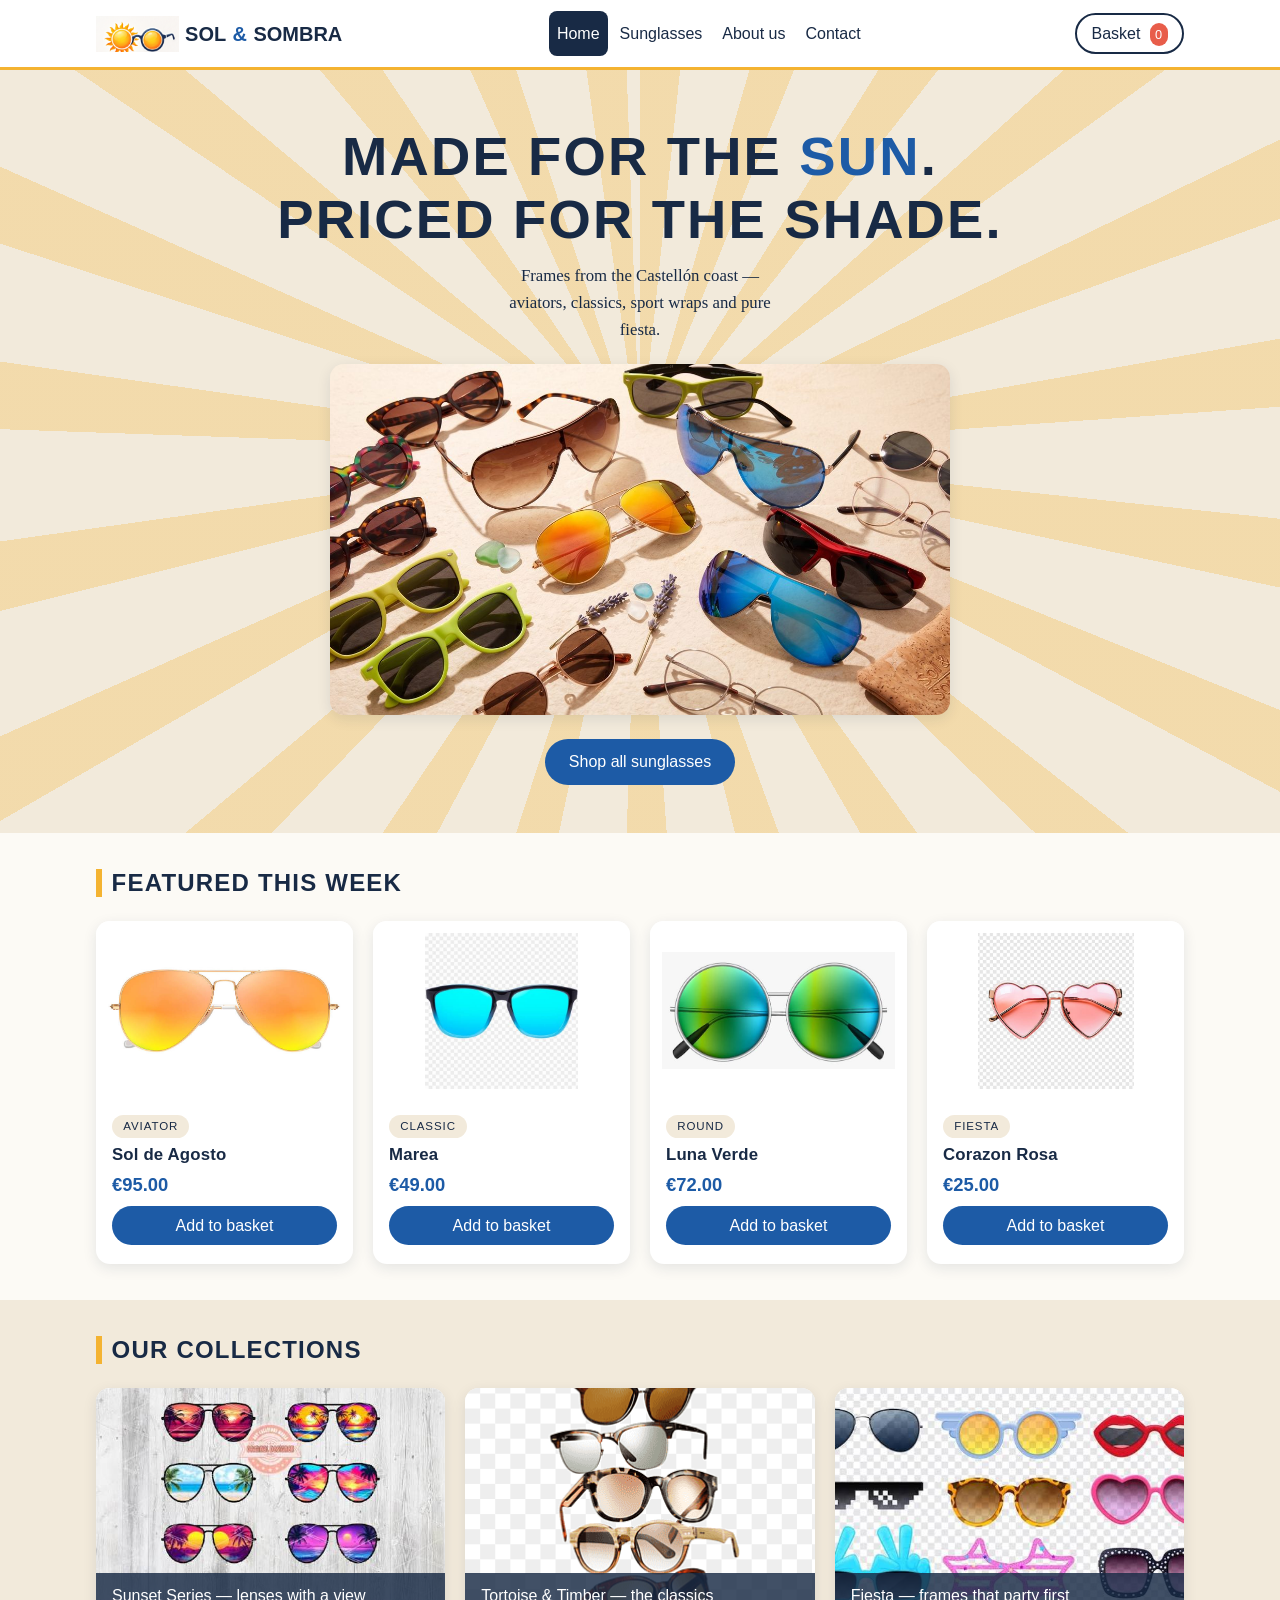
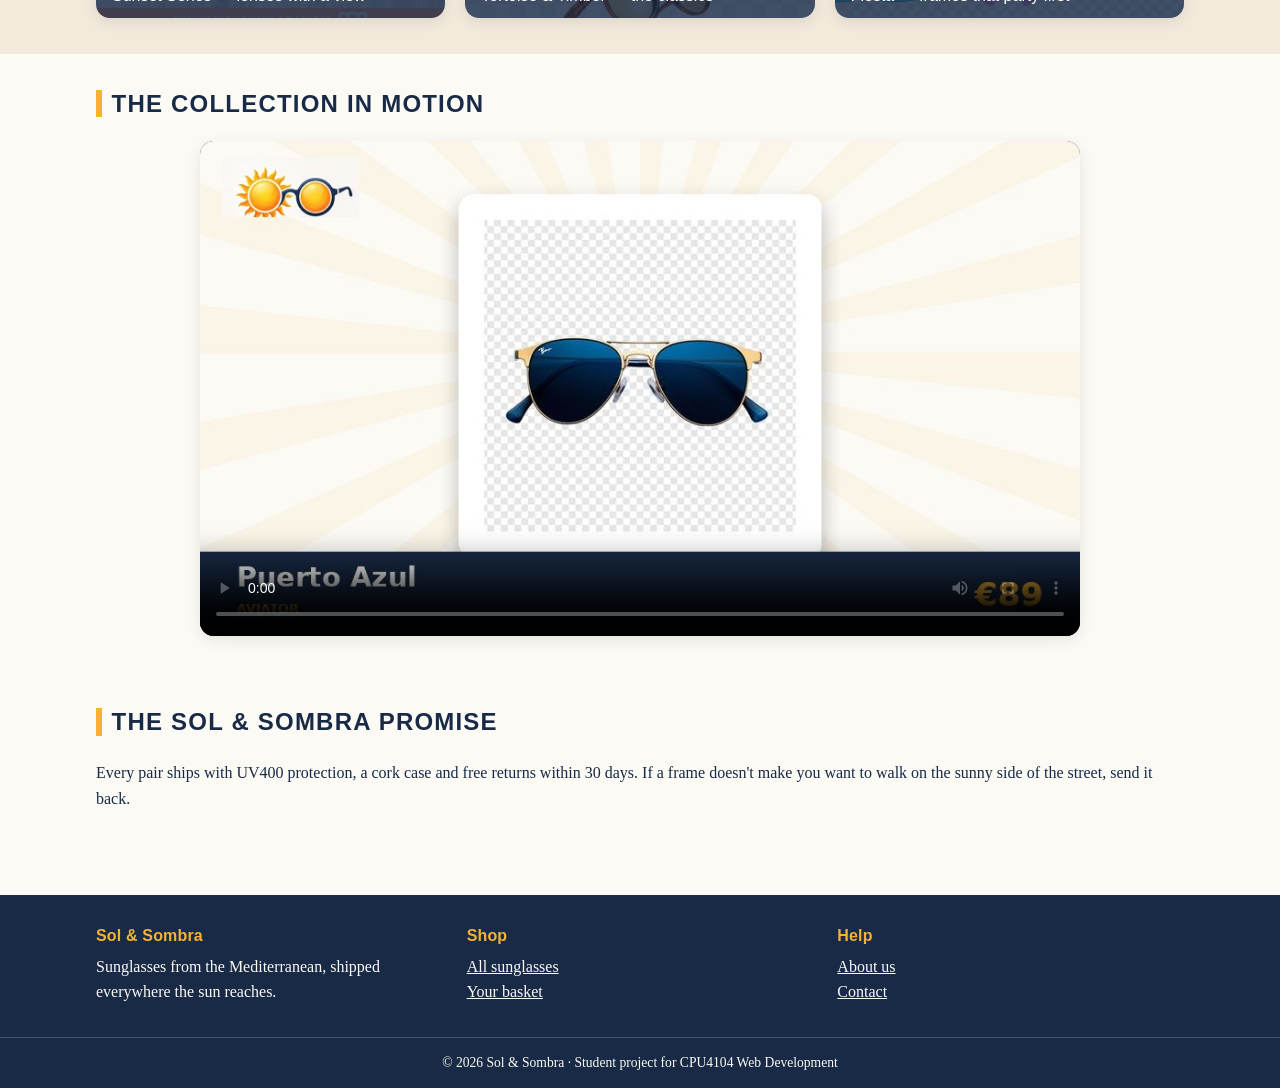
<file: Pages/index.html>
<!DOCTYPE html>
<html lang="en">
<head>
  <meta charset="UTF-8">
  <meta name="viewport" content="width=device-width, initial-scale=1.0">
  <title>Sol &amp; Sombra — Mediterranean Sunglasses Shop</title>
  <meta name="description" content="Sol &amp; Sombra is a Mediterranean sunglasses shop from Castellón. Aviators, classics, sport wraps and fiesta frames — built for life in the sun.">
  <meta property="og:title" content="Sol &amp; Sombra — Mediterranean Sunglasses">
  <meta property="og:description" content="Aviators, classics, sport wraps and fiesta frames from the Castellón coast.">
  <meta property="og:type" content="website">
  <meta property="og:image" content="../media/hero-flatlay.jpg">
  <link rel="icon" href="../media/favicon.svg" type="image/svg+xml">
  <link rel="stylesheet" href="../css/style.css">
</head>
<body>
  <a class="skip-link" href="#main-content">Skip to main content</a>

  <header class="site-header">
    <div class="header-inner">
      <a class="logo" href="index.html"><img src="../media/logo.png" alt="" width="480" height="209"> SOL <span>&amp;</span> SOMBRA</a>

      <button id="menu-toggle" aria-expanded="false" aria-controls="main-nav">Menu ☰</button>

      <nav id="main-nav" class="main-nav" aria-label="Main navigation">
        <ul>
          <li><a href="index.html" aria-current="page">Home</a></li>
          <li><a href="products.html">Sunglasses</a></li>
          <li><a href="about.html">About us</a></li>
          <li><a href="contact.html">Contact</a></li>
        </ul>
      </nav>

      <a class="cart-link" href="cart.html">Basket <span id="cart-count" class="cart-count" aria-label="items in basket">0</span></a>
    </div>
  </header>

  <main id="main-content">

    <!-- Hero: headline + full cluster of frames under the CSS sun -->
    <section class="hero" aria-labelledby="hero-title">
      <h1 id="hero-title">Made for the <em>sun</em>.<br>Priced for the shade.</h1>
      <p>Frames from the Castellón coast — aviators, classics, sport wraps and pure fiesta.</p>
      <img class="hero-cluster" src="../media/hero-flatlay.jpg" width="1200" height="679"
           alt="Sunglasses of many styles laid out on warm sand beside a Sol and Sombra cork case">
      <a class="btn btn-primary" href="products.html">Shop all sunglasses</a>
    </section>

    <section class="container" aria-labelledby="featured-title">
      <h2 id="featured-title" class="section-title">Featured this week</h2>
      <div class="product-grid">

      <article class="product-card" data-category="Aviator">
        <img src="../media/product-04.jpg" alt="Gold aviator sunglasses with orange mirrored lenses" loading="lazy" width="300" height="180">
        <div class="card-body">
          <span class="category-tag">Aviator</span>
          <h3>Sol de Agosto</h3>
          <p class="price">&euro;95.00</p>
          <button type="button" class="btn btn-primary add-btn"
                  data-id="4" data-name="Sol de Agosto" data-price="95"
                  data-img="../media/product-04.jpg"
                  aria-label="Add to basket: Sol de Agosto">Add to basket</button>
        </div>
      </article>

      <article class="product-card" data-category="Classic">
        <img src="../media/product-08.jpg" alt="Wayfarer-style sunglasses with bright blue mirrored lenses" loading="lazy" width="300" height="180">
        <div class="card-body">
          <span class="category-tag">Classic</span>
          <h3>Marea</h3>
          <p class="price">&euro;49.00</p>
          <button type="button" class="btn btn-primary add-btn"
                  data-id="8" data-name="Marea" data-price="49"
                  data-img="../media/product-08.jpg"
                  aria-label="Add to basket: Marea">Add to basket</button>
        </div>
      </article>

      <article class="product-card" data-category="Round">
        <img src="../media/product-11.jpg" alt="Round silver-framed sunglasses with green and blue mirrored lenses" loading="lazy" width="300" height="180">
        <div class="card-body">
          <span class="category-tag">Round</span>
          <h3>Luna Verde</h3>
          <p class="price">&euro;72.00</p>
          <button type="button" class="btn btn-primary add-btn"
                  data-id="11" data-name="Luna Verde" data-price="72"
                  data-img="../media/product-11.jpg"
                  aria-label="Add to basket: Luna Verde">Add to basket</button>
        </div>
      </article>

      <article class="product-card" data-category="Fiesta">
        <img src="../media/product-14.jpg" alt="Pink heart-shaped sunglasses with rose gold frame" loading="lazy" width="300" height="180">
        <div class="card-body">
          <span class="category-tag">Fiesta</span>
          <h3>Corazon Rosa</h3>
          <p class="price">&euro;25.00</p>
          <button type="button" class="btn btn-primary add-btn"
                  data-id="14" data-name="Corazon Rosa" data-price="25"
                  data-img="../media/product-14.jpg"
                  aria-label="Add to basket: Corazon Rosa">Add to basket</button>
        </div>
      </article>

      </div>
    </section>

    <!-- Collections band: the three home page images -->
    <section class="band" aria-labelledby="collections-title">
      <div class="container">
        <h2 id="collections-title" class="section-title">Our collections</h2>
        <div class="collection-grid">
          <figure class="collection-card">
            <img src="../media/collection-aviator-art.jpg" width="515" height="388"
                 alt="Six aviator sunglasses with painted tropical sunset scenes in the lenses">
            <figcaption>Sunset Series — lenses with a view</figcaption>
          </figure>
          <figure class="collection-card">
            <img src="../media/collection-tortoise.png" width="348" height="398"
                 alt="A stack of five tortoiseshell and wooden framed sunglasses">
            <figcaption>Tortoise &amp; Timber — the classics</figcaption>
          </figure>
          <figure class="collection-card">
            <img src="../media/collection-fiesta.jpg" width="738" height="369"
                 alt="Nine playful sunglasses including heart shapes, stars, leopard print and pixel frames">
            <figcaption>Fiesta — frames that party first</figcaption>
          </figure>
        </div>
      </div>
    </section>

    <!-- Collection video -->
    <section class="container" aria-labelledby="video-title">
      <h2 id="video-title" class="section-title">The collection in motion</h2>
     <video class="collection-video" controls playsinline preload="metadata"
       poster="../media/collection-poster.jpg"
       aria-label="Promotional video with instrumental guitar music showing all twenty-five sunglasses in the Sol and Sombra collection with names and prices">
        <source src="../media/collection.mp4" type="video/mp4">
        Your browser does not support the video tag — browse the full collection on the
        <a href="products.html">Sunglasses page</a>.
      </video>
    </section>

    <!-- Short brand strip -->
    <section class="container" aria-labelledby="promise-title">
      <h2 id="promise-title" class="section-title">The Sol &amp; Sombra promise</h2>
      <p>Every pair ships with UV400 protection, a cork case and free returns within 30 days.
         If a frame doesn't make you want to walk on the sunny side of the street, send it back.</p>
    </section>

  </main>

  <footer class="site-footer">
    <div class="footer-inner">
      <div>
        <h2>Sol &amp; Sombra</h2>
        <p>Sunglasses from the Mediterranean, shipped everywhere the sun reaches.</p>
      </div>
      <div>
        <h2>Shop</h2>
        <ul>
          <li><a href="products.html">All sunglasses</a></li>
          <li><a href="cart.html">Your basket</a></li>
        </ul>
      </div>
      <div>
        <h2>Help</h2>
        <ul>
          <li><a href="about.html">About us</a></li>
          <li><a href="contact.html">Contact</a></li>
        </ul>
      </div>
    </div>
    <p class="footer-bottom">&copy; 2026 Sol &amp; Sombra · Student project for CPU4104 Web Development</p>
  </footer>

  <script src="../js/script.js"></script>
</body>
</html>
</file>
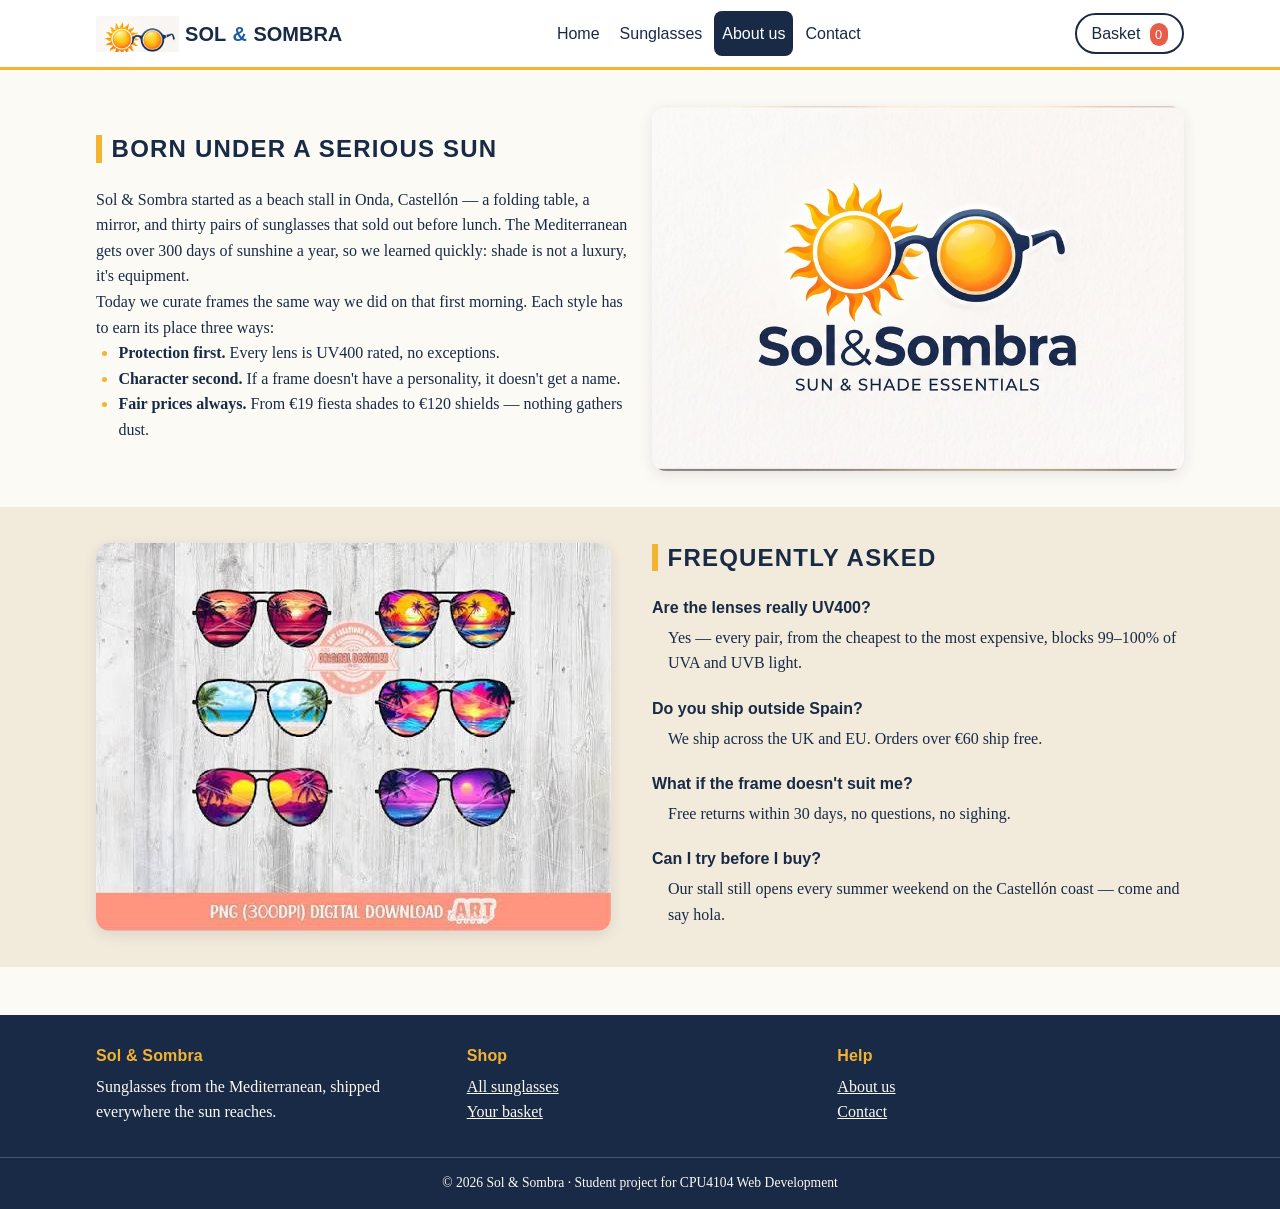
<file: Pages/about.html>
<!DOCTYPE html>
<html lang="en">
<head>
  <meta charset="UTF-8">
  <meta name="viewport" content="width=device-width, initial-scale=1.0">
  <title>About us — Sol &amp; Sombra</title>
  <meta name="description" content="The story of Sol &amp; Sombra: a small Mediterranean sunglasses shop from Onda, Castellón, and the values behind every frame we sell.">
  <link rel="icon" href="../media/favicon.svg" type="image/svg+xml">
  <link rel="stylesheet" href="../css/style.css">
</head>
<body>
  <a class="skip-link" href="#main-content">Skip to main content</a>

  <header class="site-header">
    <div class="header-inner">
      <a class="logo" href="index.html"><img src="../media/logo.png" alt="" width="480" height="209"> SOL <span>&amp;</span> SOMBRA</a>

      <button id="menu-toggle" aria-expanded="false" aria-controls="main-nav">Menu ☰</button>

      <nav id="main-nav" class="main-nav" aria-label="Main navigation">
        <ul>
          <li><a href="index.html">Home</a></li>
          <li><a href="products.html">Sunglasses</a></li>
          <li><a href="about.html" aria-current="page">About us</a></li>
          <li><a href="contact.html">Contact</a></li>
        </ul>
      </nav>

      <a class="cart-link" href="cart.html">Basket <span id="cart-count" class="cart-count" aria-label="items in basket">0</span></a>
    </div>
  </header>

  <main id="main-content">
    <section class="container about-grid" aria-labelledby="about-title">
      <div>
        <h1 id="about-title" class="section-title">Born under a serious sun</h1>
        <p>Sol &amp; Sombra started as a beach stall in Onda, Castellón — a folding table, a
           mirror, and thirty pairs of sunglasses that sold out before lunch. The Mediterranean
           gets over 300 days of sunshine a year, so we learned quickly: shade is not a luxury,
           it's equipment.</p>
        <p>Today we curate frames the same way we did on that first morning. Each style has to
           earn its place three ways:</p>
        <ul class="values-list">
          <li><strong>Protection first.</strong> Every lens is UV400 rated, no exceptions.</li>
          <li><strong>Character second.</strong> If a frame doesn't have a personality, it doesn't get a name.</li>
          <li><strong>Fair prices always.</strong> From €19 fiesta shades to €120 shields — nothing gathers dust.</li>
        </ul>
      </div>
      <img src="../media/logo-card.jpg" width="900" height="618"
           alt="The Sol and Sombra brand logo: a bright sun wearing round navy sunglasses, above the words Sun and Shade Essentials">
    </section>

    <section class="band">
      <div class="container about-grid">
        <img src="../media/collection-aviator-art.jpg" width="515" height="388"
             alt="Six aviator sunglasses with tropical sunset artwork painted across the lenses">
        <div>
          <h2 class="section-title">Frequently asked</h2>
          <dl class="faq">
            <dt>Are the lenses really UV400?</dt>
            <dd>Yes — every pair, from the cheapest to the most expensive, blocks 99–100% of UVA and UVB light.</dd>
            <dt>Do you ship outside Spain?</dt>
            <dd>We ship across the UK and EU. Orders over €60 ship free.</dd>
            <dt>What if the frame doesn't suit me?</dt>
            <dd>Free returns within 30 days, no questions, no sighing.</dd>
            <dt>Can I try before I buy?</dt>
            <dd>Our stall still opens every summer weekend on the Castellón coast — come and say hola.</dd>
          </dl>
        </div>
      </div>
    </section>
  </main>

  <footer class="site-footer">
    <div class="footer-inner">
      <div>
        <h2>Sol &amp; Sombra</h2>
        <p>Sunglasses from the Mediterranean, shipped everywhere the sun reaches.</p>
      </div>
      <div>
        <h2>Shop</h2>
        <ul>
          <li><a href="products.html">All sunglasses</a></li>
          <li><a href="cart.html">Your basket</a></li>
        </ul>
      </div>
      <div>
        <h2>Help</h2>
        <ul>
          <li><a href="about.html">About us</a></li>
          <li><a href="contact.html">Contact</a></li>
        </ul>
      </div>
    </div>
    <p class="footer-bottom">&copy; 2026 Sol &amp; Sombra · Student project for CPU4104 Web Development</p>
  </footer>

  <script src="../js/script.js"></script>
</body>
</html>
</file>
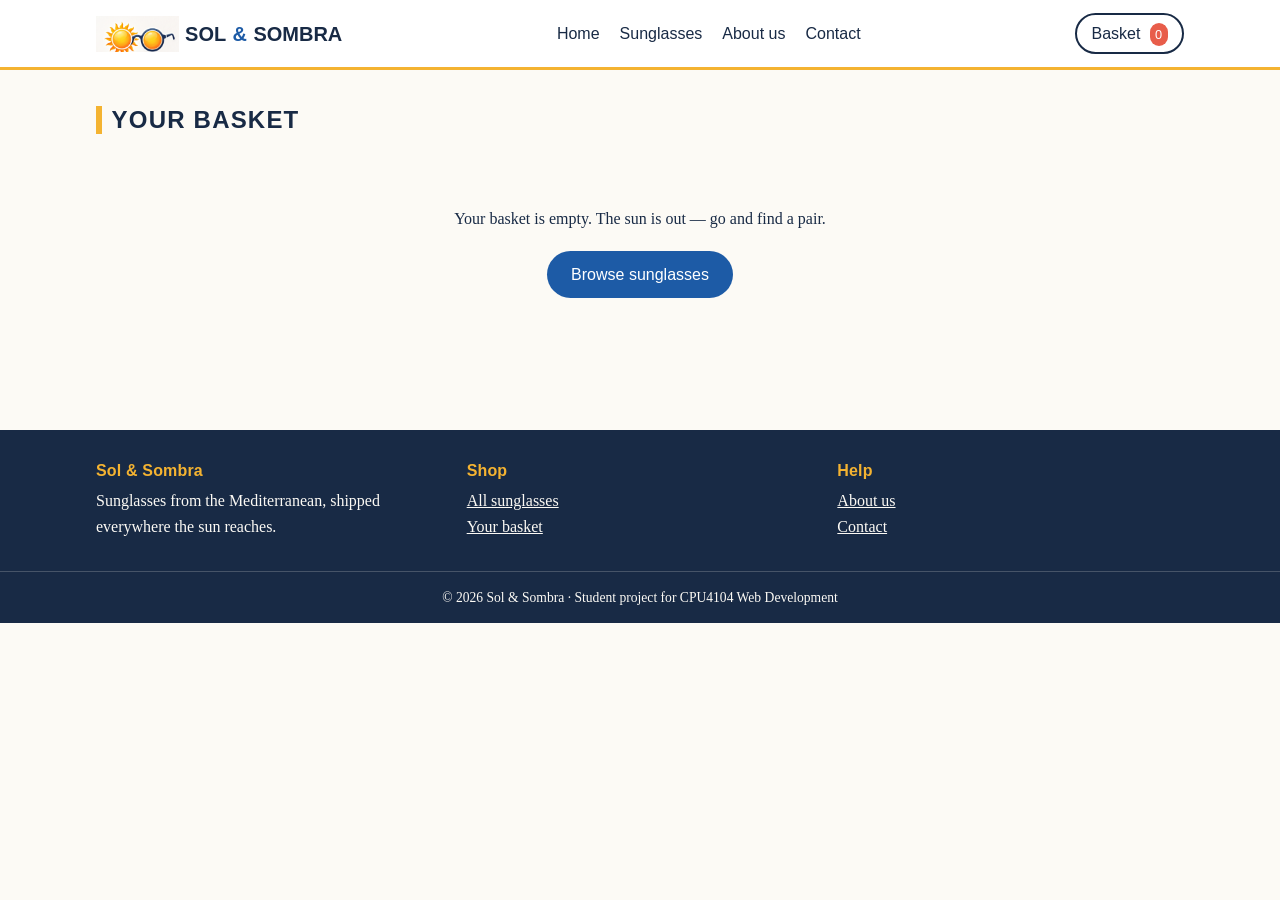
<file: Pages/cart.html>
<!DOCTYPE html>
<html lang="en">
<head>
  <meta charset="UTF-8">
  <meta name="viewport" content="width=device-width, initial-scale=1.0">
  <title>Your basket — Sol &amp; Sombra</title>
  <meta name="description" content="Review your Sol &amp; Sombra basket: change quantities, remove items and see your total before checkout.">
  <link rel="icon" href="../media/favicon.svg" type="image/svg+xml">
  <link rel="stylesheet" href="../css/style.css">
</head>
<body>
  <a class="skip-link" href="#main-content">Skip to main content</a>

  <header class="site-header">
    <div class="header-inner">
      <a class="logo" href="index.html"><img src="../media/logo.png" alt="" width="480" height="209"> SOL <span>&amp;</span> SOMBRA</a>

      <button id="menu-toggle" aria-expanded="false" aria-controls="main-nav">Menu ☰</button>

      <nav id="main-nav" class="main-nav" aria-label="Main navigation">
        <ul>
          <li><a href="index.html">Home</a></li>
          <li><a href="products.html">Sunglasses</a></li>
          <li><a href="about.html">About us</a></li>
          <li><a href="contact.html">Contact</a></li>
        </ul>
      </nav>

      <a class="cart-link" href="cart.html" aria-current="page">Basket <span id="cart-count" class="cart-count" aria-label="items in basket">0</span></a>
    </div>
  </header>

  <main id="main-content" class="container">
    <h1 class="section-title">Your basket</h1>

    <!-- The whole basket (table, quantities, total or empty state)
         is built by JavaScript DOM manipulation in script.js -->
    <section id="cart-root" aria-live="polite" aria-label="Basket contents"></section>
  </main>

  <footer class="site-footer">
    <div class="footer-inner">
      <div>
        <h2>Sol &amp; Sombra</h2>
        <p>Sunglasses from the Mediterranean, shipped everywhere the sun reaches.</p>
      </div>
      <div>
        <h2>Shop</h2>
        <ul>
          <li><a href="products.html">All sunglasses</a></li>
          <li><a href="cart.html">Your basket</a></li>
        </ul>
      </div>
      <div>
        <h2>Help</h2>
        <ul>
          <li><a href="about.html">About us</a></li>
          <li><a href="contact.html">Contact</a></li>
        </ul>
      </div>
    </div>
    <p class="footer-bottom">&copy; 2026 Sol &amp; Sombra · Student project for CPU4104 Web Development</p>
  </footer>

  <script src="../js/script.js"></script>
</body>
</html>
</file>
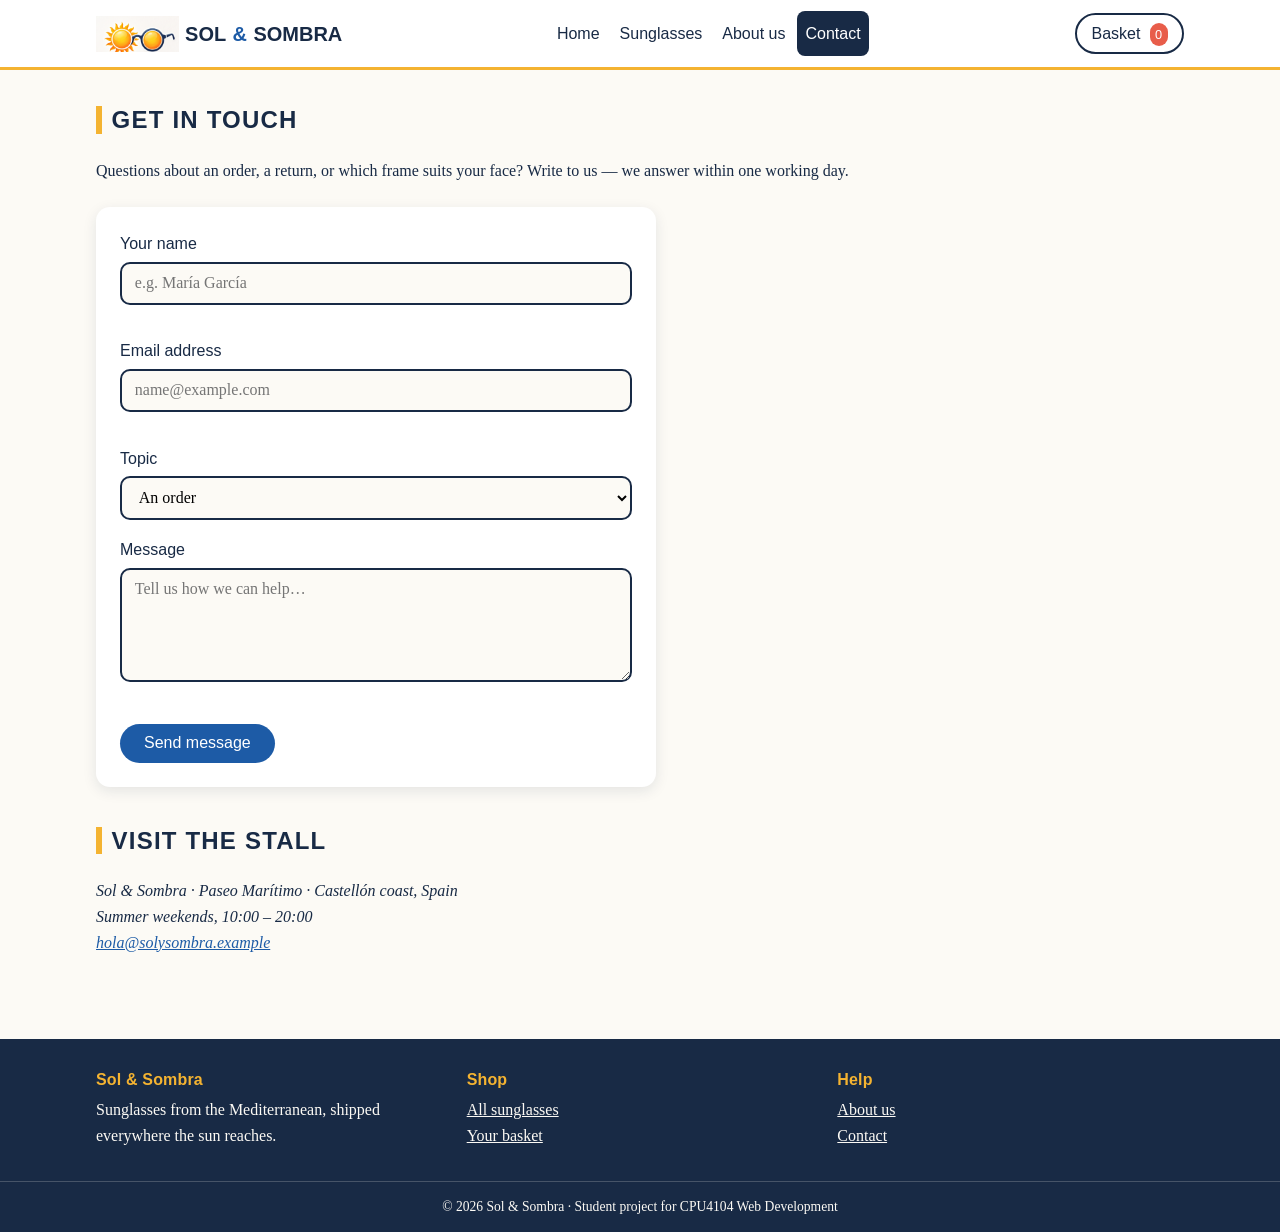
<file: Pages/contact.html>
<!DOCTYPE html>
<html lang="en">
<head>
  <meta charset="UTF-8">
  <meta name="viewport" content="width=device-width, initial-scale=1.0">
  <title>Contact — Sol &amp; Sombra</title>
  <meta name="description" content="Contact Sol &amp; Sombra about orders, returns or frame advice. Send us a message and we reply within one working day.">
  <link rel="icon" href="../media/favicon.svg" type="image/svg+xml">
  <link rel="stylesheet" href="../css/style.css">
</head>
<body>
  <a class="skip-link" href="#main-content">Skip to main content</a>

  <header class="site-header">
    <div class="header-inner">
      <a class="logo" href="index.html"><img src="../media/logo.png" alt="" width="480" height="209"> SOL <span>&amp;</span> SOMBRA</a>

      <button id="menu-toggle" aria-expanded="false" aria-controls="main-nav">Menu ☰</button>

      <nav id="main-nav" class="main-nav" aria-label="Main navigation">
        <ul>
          <li><a href="index.html">Home</a></li>
          <li><a href="products.html">Sunglasses</a></li>
          <li><a href="about.html">About us</a></li>
          <li><a href="contact.html" aria-current="page">Contact</a></li>
        </ul>
      </nav>

      <a class="cart-link" href="cart.html">Basket <span id="cart-count" class="cart-count" aria-label="items in basket">0</span></a>
    </div>
  </header>

  <main id="main-content" class="container">
    <h1 class="section-title">Get in touch</h1>
    <p>Questions about an order, a return, or which frame suits your face? Write to us —
       we answer within one working day.</p>

    <form id="contact-form" class="form-card" novalidate style="margin-top:1.5rem;">
      <div class="form-field">
        <label for="name">Your name</label>
        <input type="text" id="name" name="name" placeholder="e.g. María García" required>
        <span id="name-error" class="error-msg" aria-live="polite"></span>
      </div>

      <div class="form-field">
        <label for="email">Email address</label>
        <input type="email" id="email" name="email" placeholder="name@example.com" required>
        <span id="email-error" class="error-msg" aria-live="polite"></span>
      </div>

      <div class="form-field">
        <label for="topic">Topic</label>
        <select id="topic" name="topic">
          <option value="order">An order</option>
          <option value="return">A return</option>
          <option value="advice">Frame advice</option>
          <option value="other">Something else</option>
        </select>
      </div>

      <div class="form-field">
        <label for="message">Message</label>
        <textarea id="message" name="message" rows="5" placeholder="Tell us how we can help…" required></textarea>
        <span id="message-error" class="error-msg" aria-live="polite"></span>
      </div>

      <button type="submit" class="btn btn-primary">Send message</button>

      <p id="form-success" class="form-success" hidden>
        Message sent — gracias. We'll reply within one working day.
      </p>
    </form>

    <section aria-labelledby="visit-title" style="margin-top:2.5rem;">
      <h2 id="visit-title" class="section-title">Visit the stall</h2>
      <address>
        Sol &amp; Sombra · Paseo Marítimo · Castellón coast, Spain<br>
        Summer weekends, 10:00 – 20:00<br>
        <a href="mailto:hola@solysombra.example">hola@solysombra.example</a>
      </address>
    </section>
  </main>

  <footer class="site-footer">
    <div class="footer-inner">
      <div>
        <h2>Sol &amp; Sombra</h2>
        <p>Sunglasses from the Mediterranean, shipped everywhere the sun reaches.</p>
      </div>
      <div>
        <h2>Shop</h2>
        <ul>
          <li><a href="products.html">All sunglasses</a></li>
          <li><a href="cart.html">Your basket</a></li>
        </ul>
      </div>
      <div>
        <h2>Help</h2>
        <ul>
          <li><a href="about.html">About us</a></li>
          <li><a href="contact.html">Contact</a></li>
        </ul>
      </div>
    </div>
    <p class="footer-bottom">&copy; 2026 Sol &amp; Sombra · Student project for CPU4104 Web Development</p>
  </footer>

  <script src="../js/script.js"></script>
</body>
</html>
</file>
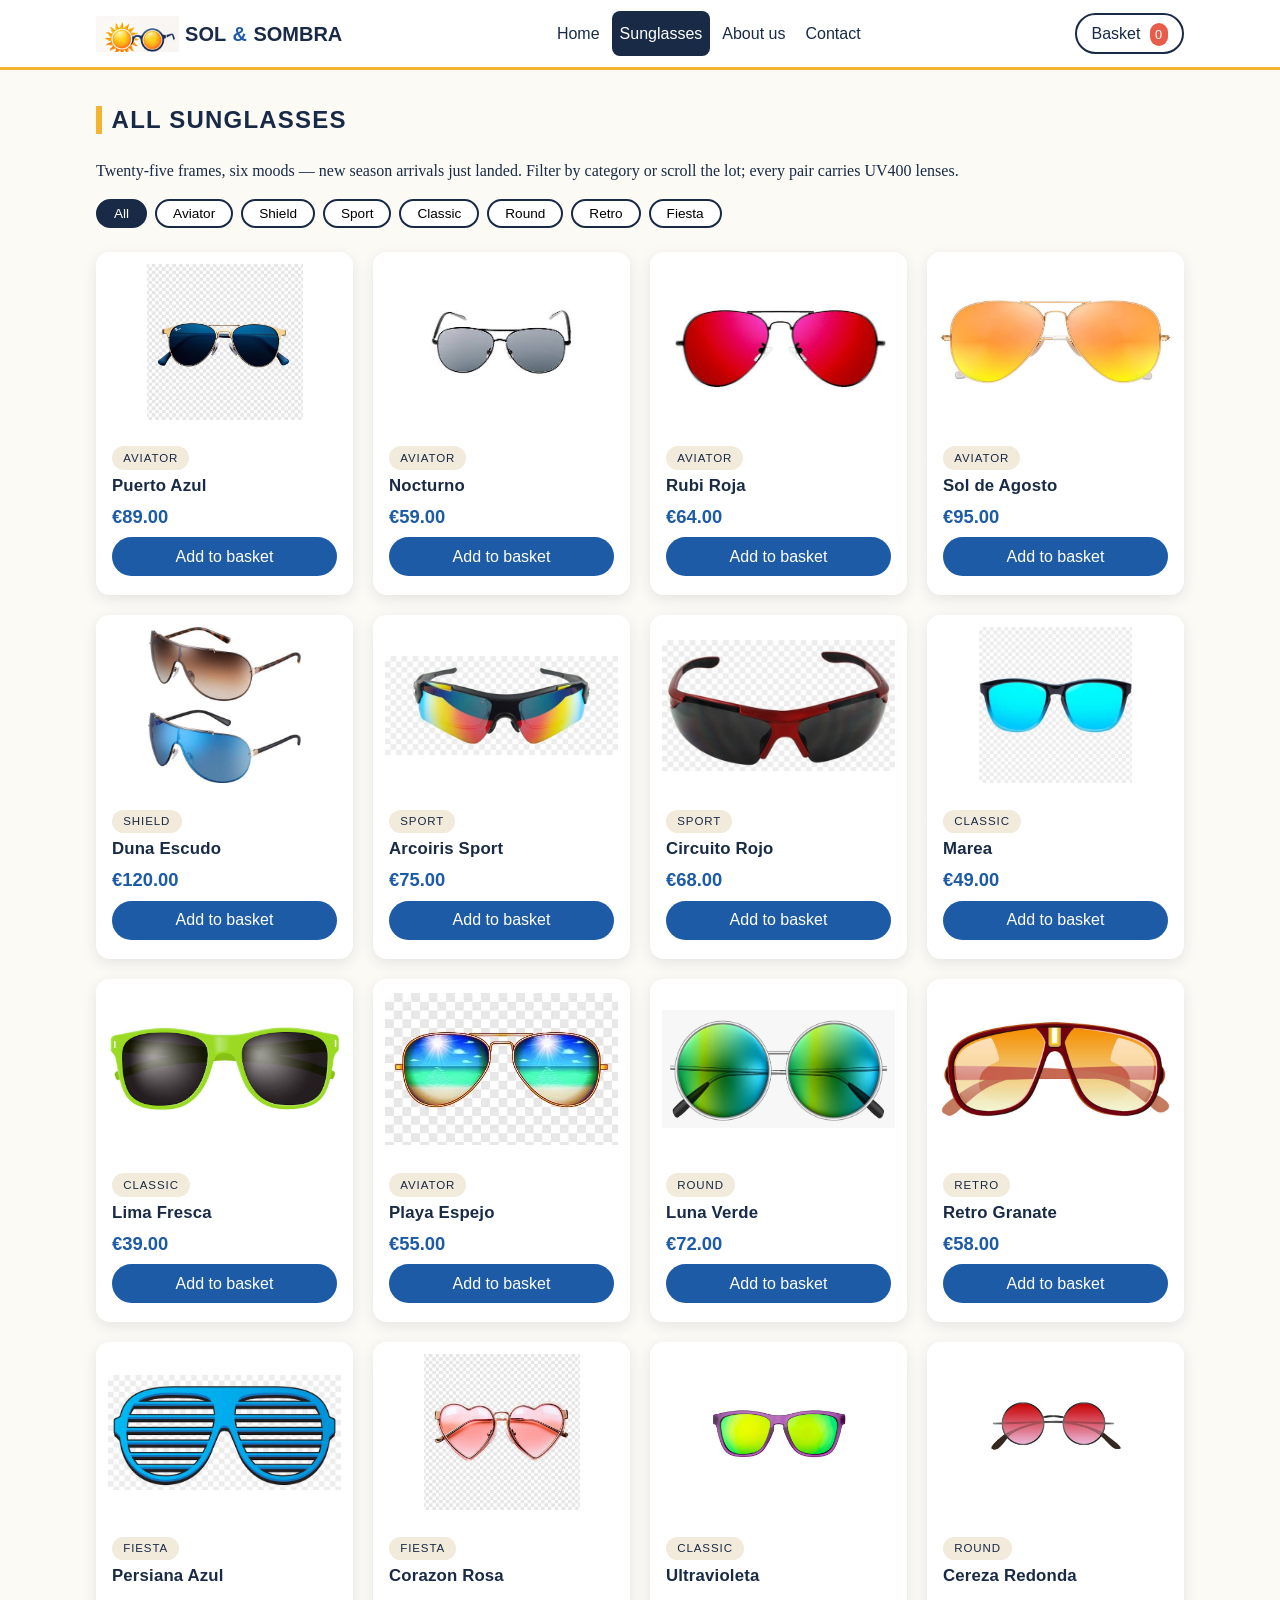
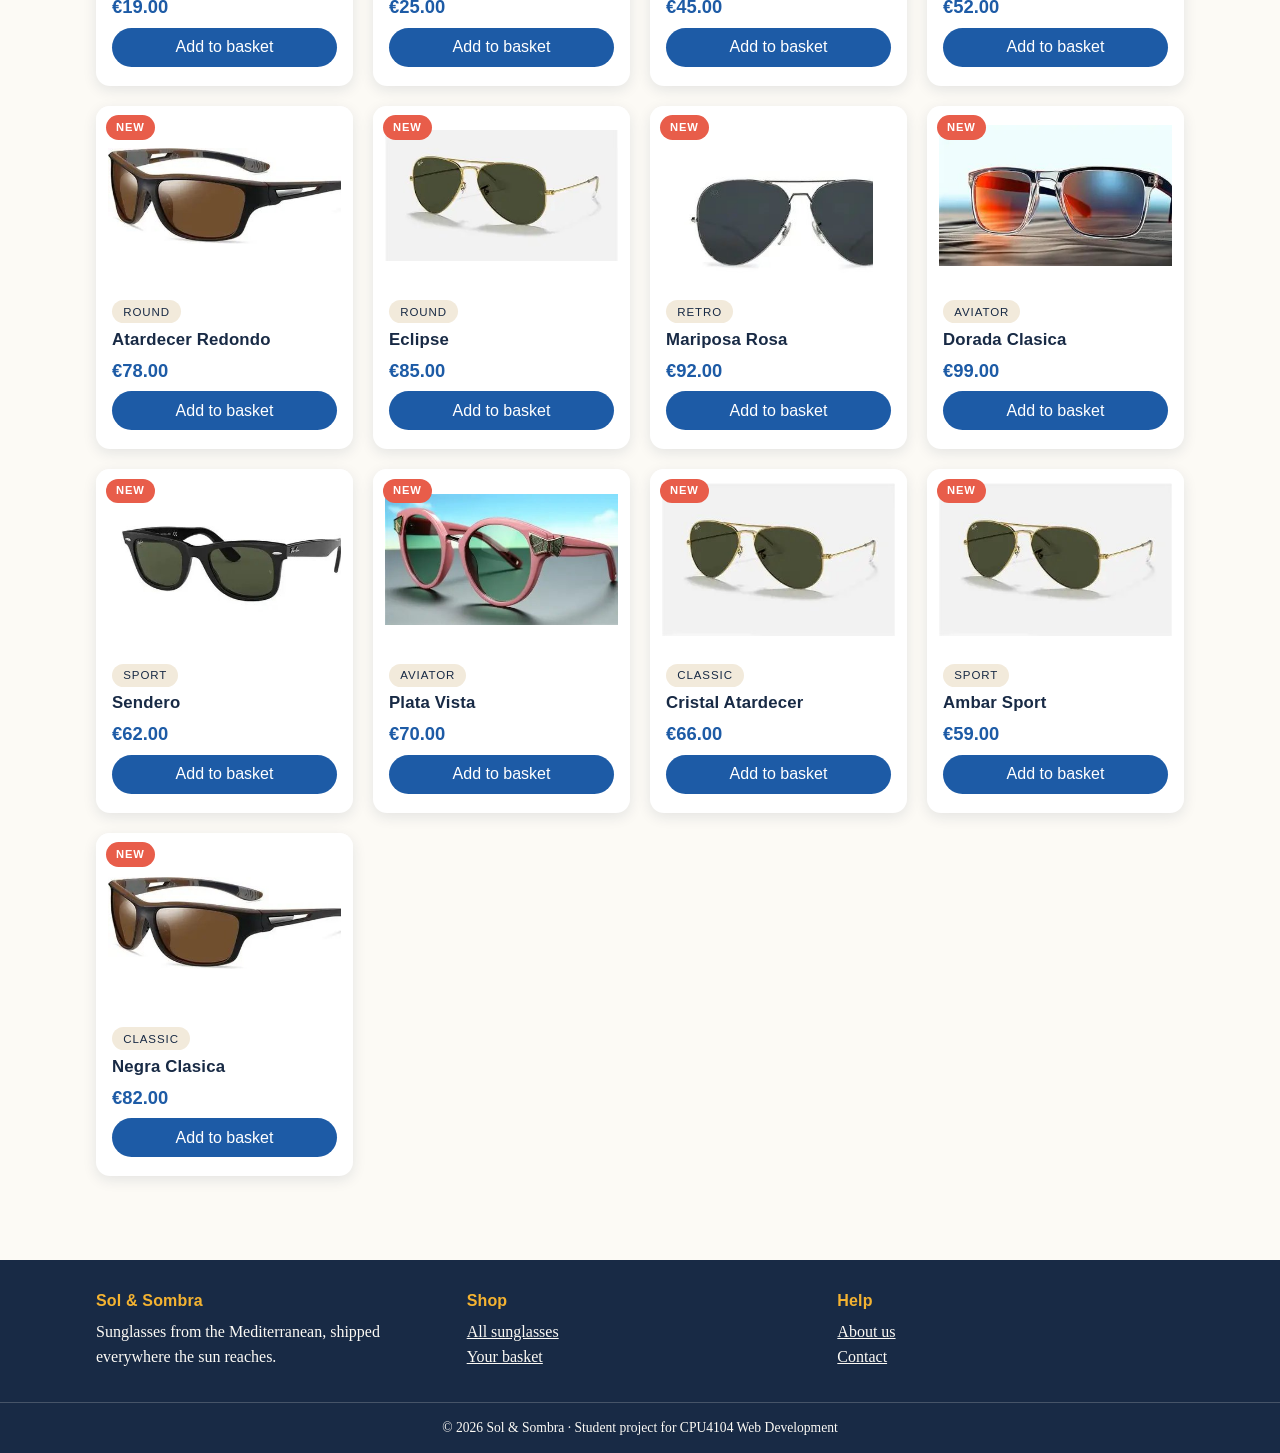
<file: Pages/products.html>
<!DOCTYPE html>
<html lang="en">
<head>
  <meta charset="UTF-8">
  <meta name="viewport" content="width=device-width, initial-scale=1.0">
  <title>Sunglasses — Sol &amp; Sombra</title>
  <meta name="description" content="Browse all Sol &amp; Sombra sunglasses: aviators, classics, round frames, sport wraps, shields and fiesta styles. Filter by category and add to your basket.">
  <link rel="icon" href="../media/favicon.svg" type="image/svg+xml">
  <link rel="stylesheet" href="../css/style.css">
</head>
<body>
  <a class="skip-link" href="#main-content">Skip to main content</a>

  <header class="site-header">
    <div class="header-inner">
      <a class="logo" href="index.html"><img src="../media/logo.png" alt="" width="480" height="209"> SOL <span>&amp;</span> SOMBRA</a>

      <button id="menu-toggle" aria-expanded="false" aria-controls="main-nav">Menu ☰</button>

      <nav id="main-nav" class="main-nav" aria-label="Main navigation">
        <ul>
          <li><a href="index.html">Home</a></li>
          <li><a href="products.html" aria-current="page">Sunglasses</a></li>
          <li><a href="about.html">About us</a></li>
          <li><a href="contact.html">Contact</a></li>
        </ul>
      </nav>

      <a class="cart-link" href="cart.html">Basket <span id="cart-count" class="cart-count" aria-label="items in basket">0</span></a>
    </div>
  </header>

  <main id="main-content" class="container">
    <h1 class="section-title">All sunglasses</h1>
    <p>Twenty-five frames, six moods — new season arrivals just landed. Filter by category or scroll the lot; every pair carries UV400 lenses.</p>

    <div class="filter-bar" role="group" aria-label="Filter products by category" style="margin-top:1rem;">
      <button type="button" class="filter-btn active" data-filter="All">All</button>
      <button type="button" class="filter-btn" data-filter="Aviator">Aviator</button>
      <button type="button" class="filter-btn" data-filter="Shield">Shield</button>
      <button type="button" class="filter-btn" data-filter="Sport">Sport</button>
      <button type="button" class="filter-btn" data-filter="Classic">Classic</button>
      <button type="button" class="filter-btn" data-filter="Round">Round</button>
      <button type="button" class="filter-btn" data-filter="Retro">Retro</button>
      <button type="button" class="filter-btn" data-filter="Fiesta">Fiesta</button>
    </div>

    <section class="product-grid" aria-label="Product list">

      <article class="product-card" data-category="Aviator">
        <img src="../media/product-01.jpg" alt="Round aviator sunglasses with gold frame and deep navy lenses" loading="lazy" width="300" height="180">
        <div class="card-body">
          <span class="category-tag">Aviator</span>
          <h2>Puerto Azul</h2>
          <p class="price">&euro;89.00</p>
          <button type="button" class="btn btn-primary add-btn"
                  data-id="1" data-name="Puerto Azul" data-price="89"
                  data-img="../media/product-01.jpg"
                  aria-label="Add to basket: Puerto Azul">Add to basket</button>
        </div>
      </article>

      <article class="product-card" data-category="Aviator">
        <img src="../media/product-02.jpg" alt="Classic black aviator sunglasses with grey lenses" loading="lazy" width="300" height="180">
        <div class="card-body">
          <span class="category-tag">Aviator</span>
          <h2>Nocturno</h2>
          <p class="price">&euro;59.00</p>
          <button type="button" class="btn btn-primary add-btn"
                  data-id="2" data-name="Nocturno" data-price="59"
                  data-img="../media/product-02.jpg"
                  aria-label="Add to basket: Nocturno">Add to basket</button>
        </div>
      </article>

      <article class="product-card" data-category="Aviator">
        <img src="../media/product-03.jpg" alt="Black-framed aviator sunglasses with bright red lenses" loading="lazy" width="300" height="180">
        <div class="card-body">
          <span class="category-tag">Aviator</span>
          <h2>Rubi Roja</h2>
          <p class="price">&euro;64.00</p>
          <button type="button" class="btn btn-primary add-btn"
                  data-id="3" data-name="Rubi Roja" data-price="64"
                  data-img="../media/product-03.jpg"
                  aria-label="Add to basket: Rubi Roja">Add to basket</button>
        </div>
      </article>

      <article class="product-card" data-category="Aviator">
        <img src="../media/product-04.jpg" alt="Gold aviator sunglasses with orange mirrored lenses" loading="lazy" width="300" height="180">
        <div class="card-body">
          <span class="category-tag">Aviator</span>
          <h2>Sol de Agosto</h2>
          <p class="price">&euro;95.00</p>
          <button type="button" class="btn btn-primary add-btn"
                  data-id="4" data-name="Sol de Agosto" data-price="95"
                  data-img="../media/product-04.jpg"
                  aria-label="Add to basket: Sol de Agosto">Add to basket</button>
        </div>
      </article>

      <article class="product-card" data-category="Shield">
        <img src="../media/product-05.jpg" alt="Two single-lens shield sunglasses, one bronze and one blue mirrored" loading="lazy" width="300" height="180">
        <div class="card-body">
          <span class="category-tag">Shield</span>
          <h2>Duna Escudo</h2>
          <p class="price">&euro;120.00</p>
          <button type="button" class="btn btn-primary add-btn"
                  data-id="5" data-name="Duna Escudo" data-price="120"
                  data-img="../media/product-05.jpg"
                  aria-label="Add to basket: Duna Escudo">Add to basket</button>
        </div>
      </article>

      <article class="product-card" data-category="Sport">
        <img src="../media/product-06.jpg" alt="Black wraparound sports sunglasses with rainbow mirrored lenses" loading="lazy" width="300" height="180">
        <div class="card-body">
          <span class="category-tag">Sport</span>
          <h2>Arcoiris Sport</h2>
          <p class="price">&euro;75.00</p>
          <button type="button" class="btn btn-primary add-btn"
                  data-id="6" data-name="Arcoiris Sport" data-price="75"
                  data-img="../media/product-06.jpg"
                  aria-label="Add to basket: Arcoiris Sport">Add to basket</button>
        </div>
      </article>

      <article class="product-card" data-category="Sport">
        <img src="../media/product-07.jpg" alt="Red half-frame sports sunglasses with dark lenses" loading="lazy" width="300" height="180">
        <div class="card-body">
          <span class="category-tag">Sport</span>
          <h2>Circuito Rojo</h2>
          <p class="price">&euro;68.00</p>
          <button type="button" class="btn btn-primary add-btn"
                  data-id="7" data-name="Circuito Rojo" data-price="68"
                  data-img="../media/product-07.jpg"
                  aria-label="Add to basket: Circuito Rojo">Add to basket</button>
        </div>
      </article>

      <article class="product-card" data-category="Classic">
        <img src="../media/product-08.jpg" alt="Wayfarer-style sunglasses with bright blue mirrored lenses" loading="lazy" width="300" height="180">
        <div class="card-body">
          <span class="category-tag">Classic</span>
          <h2>Marea</h2>
          <p class="price">&euro;49.00</p>
          <button type="button" class="btn btn-primary add-btn"
                  data-id="8" data-name="Marea" data-price="49"
                  data-img="../media/product-08.jpg"
                  aria-label="Add to basket: Marea">Add to basket</button>
        </div>
      </article>

      <article class="product-card" data-category="Classic">
        <img src="../media/product-09.jpg" alt="Lime green framed sunglasses with dark lenses" loading="lazy" width="300" height="180">
        <div class="card-body">
          <span class="category-tag">Classic</span>
          <h2>Lima Fresca</h2>
          <p class="price">&euro;39.00</p>
          <button type="button" class="btn btn-primary add-btn"
                  data-id="9" data-name="Lima Fresca" data-price="39"
                  data-img="../media/product-09.jpg"
                  aria-label="Add to basket: Lima Fresca">Add to basket</button>
        </div>
      </article>

      <article class="product-card" data-category="Aviator">
        <img src="../media/product-10.jpg" alt="Orange-framed aviator sunglasses reflecting a sunny beach scene" loading="lazy" width="300" height="180">
        <div class="card-body">
          <span class="category-tag">Aviator</span>
          <h2>Playa Espejo</h2>
          <p class="price">&euro;55.00</p>
          <button type="button" class="btn btn-primary add-btn"
                  data-id="10" data-name="Playa Espejo" data-price="55"
                  data-img="../media/product-10.jpg"
                  aria-label="Add to basket: Playa Espejo">Add to basket</button>
        </div>
      </article>

      <article class="product-card" data-category="Round">
        <img src="../media/product-11.jpg" alt="Round silver-framed sunglasses with green and blue mirrored lenses" loading="lazy" width="300" height="180">
        <div class="card-body">
          <span class="category-tag">Round</span>
          <h2>Luna Verde</h2>
          <p class="price">&euro;72.00</p>
          <button type="button" class="btn btn-primary add-btn"
                  data-id="11" data-name="Luna Verde" data-price="72"
                  data-img="../media/product-11.jpg"
                  aria-label="Add to basket: Luna Verde">Add to basket</button>
        </div>
      </article>

      <article class="product-card" data-category="Retro">
        <img src="../media/product-12.jpg" alt="Maroon seventies-style sunglasses with amber gradient lenses" loading="lazy" width="300" height="180">
        <div class="card-body">
          <span class="category-tag">Retro</span>
          <h2>Retro Granate</h2>
          <p class="price">&euro;58.00</p>
          <button type="button" class="btn btn-primary add-btn"
                  data-id="12" data-name="Retro Granate" data-price="58"
                  data-img="../media/product-12.jpg"
                  aria-label="Add to basket: Retro Granate">Add to basket</button>
        </div>
      </article>

      <article class="product-card" data-category="Fiesta">
        <img src="../media/product-13.jpg" alt="Bright blue party shutter shades" loading="lazy" width="300" height="180">
        <div class="card-body">
          <span class="category-tag">Fiesta</span>
          <h2>Persiana Azul</h2>
          <p class="price">&euro;19.00</p>
          <button type="button" class="btn btn-primary add-btn"
                  data-id="13" data-name="Persiana Azul" data-price="19"
                  data-img="../media/product-13.jpg"
                  aria-label="Add to basket: Persiana Azul">Add to basket</button>
        </div>
      </article>

      <article class="product-card" data-category="Fiesta">
        <img src="../media/product-14.jpg" alt="Pink heart-shaped sunglasses with rose gold frame" loading="lazy" width="300" height="180">
        <div class="card-body">
          <span class="category-tag">Fiesta</span>
          <h2>Corazon Rosa</h2>
          <p class="price">&euro;25.00</p>
          <button type="button" class="btn btn-primary add-btn"
                  data-id="14" data-name="Corazon Rosa" data-price="25"
                  data-img="../media/product-14.jpg"
                  aria-label="Add to basket: Corazon Rosa">Add to basket</button>
        </div>
      </article>

      <article class="product-card" data-category="Classic">
        <img src="../media/product-15.jpg" alt="Translucent purple sunglasses with green mirrored lenses" loading="lazy" width="300" height="180">
        <div class="card-body">
          <span class="category-tag">Classic</span>
          <h2>Ultravioleta</h2>
          <p class="price">&euro;45.00</p>
          <button type="button" class="btn btn-primary add-btn"
                  data-id="15" data-name="Ultravioleta" data-price="45"
                  data-img="../media/product-15.jpg"
                  aria-label="Add to basket: Ultravioleta">Add to basket</button>
        </div>
      </article>

      <article class="product-card" data-category="Round">
        <img src="../media/product-16.jpg" alt="Round wire-framed sunglasses with red to pink gradient lenses" loading="lazy" width="300" height="180">
        <div class="card-body">
          <span class="category-tag">Round</span>
          <h2>Cereza Redonda</h2>
          <p class="price">&euro;52.00</p>
          <button type="button" class="btn btn-primary add-btn"
                  data-id="16" data-name="Cereza Redonda" data-price="52"
                  data-img="../media/product-16.jpg"
                  aria-label="Add to basket: Cereza Redonda">Add to basket</button>
        </div>
      </article>

      <article class="product-card" data-category="Round">
        <span class="badge-new">New</span>
        <img src="../media/product-17.jpg" alt="Round gold-framed sunglasses with orange and teal mirrored lenses in dramatic sunset light" loading="lazy" width="300" height="180">
        <div class="card-body">
          <span class="category-tag">Round</span>
          <h2>Atardecer Redondo</h2>
          <p class="price">&euro;78.00</p>
          <button type="button" class="btn btn-primary add-btn"
                  data-id="17" data-name="Atardecer Redondo" data-price="78"
                  data-img="../media/product-17.jpg"
                  aria-label="Add to basket: Atardecer Redondo">Add to basket</button>
        </div>
      </article>

      <article class="product-card" data-category="Round">
        <span class="badge-new">New</span>
        <img src="../media/product-18.jpg" alt="Round black sunglasses with silver temples and dark grey lenses" loading="lazy" width="300" height="180">
        <div class="card-body">
          <span class="category-tag">Round</span>
          <h2>Eclipse</h2>
          <p class="price">&euro;85.00</p>
          <button type="button" class="btn btn-primary add-btn"
                  data-id="18" data-name="Eclipse" data-price="85"
                  data-img="../media/product-18.jpg"
                  aria-label="Add to basket: Eclipse">Add to basket</button>
        </div>
      </article>

      <article class="product-card" data-category="Retro">
        <span class="badge-new">New</span>
        <img src="../media/product-19.jpg" alt="Pink cat-eye sunglasses with green lenses and butterfly detail on the temples" loading="lazy" width="300" height="180">
        <div class="card-body">
          <span class="category-tag">Retro</span>
          <h2>Mariposa Rosa</h2>
          <p class="price">&euro;92.00</p>
          <button type="button" class="btn btn-primary add-btn"
                  data-id="19" data-name="Mariposa Rosa" data-price="92"
                  data-img="../media/product-19.jpg"
                  aria-label="Add to basket: Mariposa Rosa">Add to basket</button>
        </div>
      </article>

      <article class="product-card" data-category="Aviator">
        <span class="badge-new">New</span>
        <img src="../media/product-20.jpg" alt="Gold-framed aviator sunglasses with classic green lenses" loading="lazy" width="300" height="180">
        <div class="card-body">
          <span class="category-tag">Aviator</span>
          <h2>Dorada Clasica</h2>
          <p class="price">&euro;99.00</p>
          <button type="button" class="btn btn-primary add-btn"
                  data-id="20" data-name="Dorada Clasica" data-price="99"
                  data-img="../media/product-20.jpg"
                  aria-label="Add to basket: Dorada Clasica">Add to basket</button>
        </div>
      </article>

      <article class="product-card" data-category="Sport">
        <span class="badge-new">New</span>
        <img src="../media/product-21.jpg" alt="Black and brown wraparound sports sunglasses with brown polarised lenses" loading="lazy" width="300" height="180">
        <div class="card-body">
          <span class="category-tag">Sport</span>
          <h2>Sendero</h2>
          <p class="price">&euro;62.00</p>
          <button type="button" class="btn btn-primary add-btn"
                  data-id="21" data-name="Sendero" data-price="62"
                  data-img="../media/product-21.jpg"
                  aria-label="Add to basket: Sendero">Add to basket</button>
        </div>
      </article>

      <article class="product-card" data-category="Aviator">
        <span class="badge-new">New</span>
        <img src="../media/product-22.jpg" alt="Close-up of silver aviator sunglasses with dark grey lenses" loading="lazy" width="300" height="180">
        <div class="card-body">
          <span class="category-tag">Aviator</span>
          <h2>Plata Vista</h2>
          <p class="price">&euro;70.00</p>
          <button type="button" class="btn btn-primary add-btn"
                  data-id="22" data-name="Plata Vista" data-price="70"
                  data-img="../media/product-22.jpg"
                  aria-label="Add to basket: Plata Vista">Add to basket</button>
        </div>
      </article>

      <article class="product-card" data-category="Classic">
        <span class="badge-new">New</span>
        <img src="../media/product-23.jpg" alt="Square sunglasses with a clear frame and orange to blue gradient mirrored lenses" loading="lazy" width="300" height="180">
        <div class="card-body">
          <span class="category-tag">Classic</span>
          <h2>Cristal Atardecer</h2>
          <p class="price">&euro;66.00</p>
          <button type="button" class="btn btn-primary add-btn"
                  data-id="23" data-name="Cristal Atardecer" data-price="66"
                  data-img="../media/product-23.jpg"
                  aria-label="Add to basket: Cristal Atardecer">Add to basket</button>
        </div>
      </article>

      <article class="product-card" data-category="Sport">
        <span class="badge-new">New</span>
        <img src="../media/product-24.jpg" alt="Amber translucent wraparound sports sunglasses with brown lenses" loading="lazy" width="300" height="180">
        <div class="card-body">
          <span class="category-tag">Sport</span>
          <h2>Ambar Sport</h2>
          <p class="price">&euro;59.00</p>
          <button type="button" class="btn btn-primary add-btn"
                  data-id="24" data-name="Ambar Sport" data-price="59"
                  data-img="../media/product-24.jpg"
                  aria-label="Add to basket: Ambar Sport">Add to basket</button>
        </div>
      </article>

      <article class="product-card" data-category="Classic">
        <span class="badge-new">New</span>
        <img src="../media/product-25.jpg" alt="Black wayfarer-style sunglasses with dark green lenses" loading="lazy" width="300" height="180">
        <div class="card-body">
          <span class="category-tag">Classic</span>
          <h2>Negra Clasica</h2>
          <p class="price">&euro;82.00</p>
          <button type="button" class="btn btn-primary add-btn"
                  data-id="25" data-name="Negra Clasica" data-price="82"
                  data-img="../media/product-25.jpg"
                  aria-label="Add to basket: Negra Clasica">Add to basket</button>
        </div>
      </article>

    </section>
  </main>

  <footer class="site-footer">
    <div class="footer-inner">
      <div>
        <h2>Sol &amp; Sombra</h2>
        <p>Sunglasses from the Mediterranean, shipped everywhere the sun reaches.</p>
      </div>
      <div>
        <h2>Shop</h2>
        <ul>
          <li><a href="products.html">All sunglasses</a></li>
          <li><a href="cart.html">Your basket</a></li>
        </ul>
      </div>
      <div>
        <h2>Help</h2>
        <ul>
          <li><a href="about.html">About us</a></li>
          <li><a href="contact.html">Contact</a></li>
        </ul>
      </div>
    </div>
    <p class="footer-bottom">&copy; 2026 Sol &amp; Sombra · Student project for CPU4104 Web Development</p>
  </footer>

  <script src="../js/script.js"></script>
</body>
</html>
</file>
<file: css/style.css>
/* ============================================================
   SOL & SOMBRA — Mediterranean sunglasses shop
   style.css — single external stylesheet, MOBILE-FIRST.
   Base styles target small screens; @media (min-width: …)
   queries progressively enhance for tablet and desktop.
   Selector techniques used: element, class, ID, descendant,
   pseudo-classes (:hover, :focus-visible, :nth-child),
   pseudo-elements (::before, ::after, ::marker) and
   attribute selectors ([type], [aria-current], [data-*]).
   ============================================================ */

/* ---------- 1. Design tokens ---------- */
:root {
  --cal:    #FCFAF5;   /* whitewashed wall — page background   */
  --arena:  #F2EADB;   /* warm sand — alternating bands        */
  --tinta:  #182A45;   /* ink navy — text                      */
  --azul:   #1D5BA6;   /* azulejo blue — primary actions       */
  --azul-d: #14477F;   /* darker blue — hover state            */
  --sol:    #F4B331;   /* sun gold — accent / badges           */
  --coral:  #E85D4A;   /* sunset coral — remove / alerts       */
  --blanco: #FFFFFF;

  --radius: 14px;
  --shadow-card: 0 4px 14px rgba(24, 42, 69, 0.10);
  --shadow-card-hover: 0 12px 28px rgba(24, 42, 69, 0.18);

  --font-display: "Trebuchet MS", "Segoe UI", Verdana, sans-serif;
  --font-body: Georgia, "Times New Roman", serif;
}

/* ---------- 2. Reset & base (element selectors) ---------- */
* { margin: 0; padding: 0; box-sizing: border-box; }

html { scroll-behavior: smooth; }

body {
  font-family: var(--font-body);
  background-color: var(--cal);
  color: var(--tinta);
  line-height: 1.6;
  font-size: 1rem;
}

h1, h2, h3 {
  font-family: var(--font-display);
  line-height: 1.15;
  letter-spacing: 0.01em;
}

img { max-width: 100%; height: auto; display: block; }

a { color: var(--azul); }

ul { list-style: none; }

/* Custom bullet for the real (content) list on the About page */
.values-list { list-style: disc; padding-left: 1.4rem; }
.values-list li::marker { color: var(--sol); }

/* ---------- 3. Accessibility helpers ---------- */
.skip-link {
  position: absolute;
  left: -999px;
  background: var(--tinta);
  color: var(--blanco);
  padding: 0.6rem 1rem;
  z-index: 100;
}
.skip-link:focus { left: 0.5rem; top: 0.5rem; }

/* Visible keyboard focus everywhere */
a:focus-visible,
button:focus-visible,
input:focus-visible,
select:focus-visible,
textarea:focus-visible {
  outline: 3px solid var(--sol);
  outline-offset: 2px;
}

@media (prefers-reduced-motion: reduce) {
  *, *::before, *::after {
    animation: none !important;
    transition: none !important;
  }
  html { scroll-behavior: auto; }
}

/* ---------- 4. Header & navigation ---------- */
.site-header {
  position: sticky;
  top: 0;
  z-index: 50;
  background: var(--blanco);
  border-bottom: 3px solid var(--sol);
}

.header-inner {
  display: flex;
  flex-wrap: wrap;              /* very narrow screens: basket wraps below */
  align-items: center;
  justify-content: space-between;
  gap: 0.5rem 0.75rem;
  padding: 0.7rem 1rem;
  max-width: 1120px;
  margin: 0 auto;
}

.logo {
  display: flex;
  align-items: center;
  gap: 0.4rem;
  font-family: var(--font-display);
  font-weight: 700;
  font-size: 1.05rem;
  text-decoration: none;
  color: var(--tinta);
  white-space: nowrap;
}
.logo img { height: 28px; width: auto; }
.logo span { color: var(--azul); }

/* Mobile menu button (hidden on desktop) */
#menu-toggle {
  font-family: var(--font-display);
  background: none;
  border: 2px solid var(--tinta);
  border-radius: 8px;
  padding: 0.35rem 0.7rem;
  font-size: 1rem;
  cursor: pointer;
  color: var(--tinta);
}

.main-nav {
  /* Collapsed by default on mobile; toggled with JS */
  display: none;
  position: absolute;
  top: 100%;
  left: 0;
  right: 0;
  background: var(--blanco);
  border-bottom: 3px solid var(--sol);
  padding: 0.5rem 1rem 1rem;
}
.main-nav.open { display: block; }

.main-nav ul { display: flex; flex-direction: column; gap: 0.25rem; }

.main-nav a {
  display: block;
  padding: 0.6rem 0.5rem;
  text-decoration: none;
  font-family: var(--font-display);
  color: var(--tinta);
  border-radius: 8px;
}
.main-nav a:hover { background: var(--arena); }

/* Attribute selector: highlight the current page */
.main-nav a[aria-current="page"] {
  background: var(--tinta);
  color: var(--blanco);
}

/* Basket link with live item-count badge */
.cart-link {
  position: relative;
  text-decoration: none;
  font-family: var(--font-display);
  color: var(--tinta);
  border: 2px solid var(--tinta);
  border-radius: 999px;
  padding: 0.3rem 0.7rem;
  white-space: nowrap;
}
.cart-link:hover { background: var(--arena); }

.cart-count {
  display: inline-block;
  min-width: 1.4em;
  text-align: center;
  background: var(--coral);
  color: var(--blanco);
  border-radius: 999px;
  font-size: 0.8rem;
  padding: 0.1em 0.35em;
  margin-left: 0.3rem;
}

/* ---------- 5. Hero with CSS sun (signature element) ---------- */
.hero {
  position: relative;
  overflow: hidden;
  background: var(--arena);
  text-align: center;
  padding: 2.5rem 1rem 2rem;
}

/* Radiating sun drawn purely with a conic-gradient */
.hero::before {
  content: "";
  position: absolute;
  inset: -40%;
  background: repeating-conic-gradient(
    from 0deg,
    rgba(244, 179, 49, 0.28) 0deg 6deg,
    transparent 6deg 16deg
  );
  border-radius: 50%;
  animation: sun-spin 90s linear infinite;
  pointer-events: none;
}

@keyframes sun-spin {
  to { transform: rotate(360deg); }
}

.hero > * { position: relative; }

.hero h1 {
  font-size: clamp(1.9rem, 6vw, 3.4rem);
  text-transform: uppercase;
  letter-spacing: 0.04em;
}
.hero h1 em { font-style: normal; color: var(--azul); }

.hero p {
  max-width: 34ch;
  margin: 0.75rem auto 1.25rem;
  font-size: 1.05rem;
}

.hero-cluster {
  max-width: min(100%, 620px);
  margin: 0 auto 1.5rem;
  border-radius: var(--radius);
  box-shadow: var(--shadow-card);
}

/* ---------- 6. Buttons ---------- */
.btn {
  display: inline-block;
  font-family: var(--font-display);
  font-size: 1rem;
  border: none;
  border-radius: 999px;
  padding: 0.65rem 1.5rem;
  cursor: pointer;
  text-decoration: none;
  transition: background-color 0.2s ease, transform 0.15s ease;
}
.btn-primary { background: var(--azul); color: var(--blanco); }
.btn-primary:hover { background: var(--azul-d); transform: translateY(-2px); }
.btn-ghost {
  background: transparent;
  color: var(--tinta);
  border: 2px solid var(--tinta);
}
.btn-ghost:hover { background: var(--tinta); color: var(--blanco); }
.btn-danger { background: var(--coral); color: var(--blanco); }
.btn-danger:hover { background: #C74534; }

/* ---------- 7. Layout helpers ---------- */
.container {
  max-width: 1120px;
  margin: 0 auto;
  padding: 2.25rem 1rem;
}

.section-title {
  font-size: 1.5rem;
  text-transform: uppercase;
  letter-spacing: 0.05em;
  border-left: 6px solid var(--sol);
  padding-left: 0.6rem;
  margin-bottom: 1.5rem;
}

.band { background: var(--arena); }

/* ---------- 8. Product cards ---------- */
.product-grid {
  display: grid;
  grid-template-columns: 1fr;   /* mobile: single column */
  gap: 1.25rem;
}

.product-card {
  position: relative;             /* anchors the New badge */
  background: var(--blanco);
  border-radius: var(--radius);
  box-shadow: var(--shadow-card);
  overflow: hidden;
  display: flex;
  flex-direction: column;
  transition: transform 0.2s ease, box-shadow 0.2s ease;
}
.product-card:hover {
  transform: translateY(-5px);
  box-shadow: var(--shadow-card-hover);
}

.product-card img {
  width: 100%;
  height: 180px;
  object-fit: contain;
  background: var(--blanco);
  padding: 0.75rem;
}

.card-body {
  padding: 0.9rem 1rem 1.2rem;
  display: flex;
  flex-direction: column;
  gap: 0.4rem;
  flex-grow: 1;
}

.card-body h2,
.card-body h3 { font-size: 1.05rem; }

.badge-new {
  position: absolute;
  top: 0.6rem;
  left: 0.6rem;
  z-index: 1;
  background: var(--coral);
  color: var(--blanco);
  font-family: var(--font-display);
  font-size: 0.7rem;
  font-weight: 700;
  text-transform: uppercase;
  letter-spacing: 0.08em;
  padding: 0.2rem 0.65rem;
  border-radius: 999px;
}

.category-tag {
  align-self: flex-start;
  font-family: var(--font-display);
  font-size: 0.72rem;
  text-transform: uppercase;
  letter-spacing: 0.08em;
  background: var(--arena);
  color: var(--tinta);
  border-radius: 999px;
  padding: 0.15rem 0.7rem;
}

.price {
  font-family: var(--font-display);
  font-weight: 700;
  font-size: 1.15rem;
  color: var(--azul);
  margin-top: auto;
}

/* ---------- 9. Product filters ---------- */
.filter-bar {
  display: flex;
  flex-wrap: wrap;
  gap: 0.5rem;
  margin-bottom: 1.5rem;
}
.filter-btn {
  font-family: var(--font-display);
  font-size: 0.85rem;
  background: var(--blanco);
  border: 2px solid var(--tinta);
  border-radius: 999px;
  padding: 0.3rem 1rem;
  cursor: pointer;
}
.filter-btn:hover { background: var(--arena); }
.filter-btn.active { background: var(--tinta); color: var(--blanco); }

/* ---------- 10. Collections band (home page images) ---------- */
.collection-grid {
  display: grid;
  grid-template-columns: 1fr;
  gap: 1.25rem;
}

.collection-card {
  position: relative;
  border-radius: var(--radius);
  overflow: hidden;
  box-shadow: var(--shadow-card);
  background: var(--blanco);
}
.collection-card img {
  width: 100%;
  height: 230px;
  object-fit: cover;
  transition: transform 0.3s ease;
}
.collection-card:hover img { transform: scale(1.04); }

.collection-card figcaption {
  position: absolute;
  left: 0; right: 0; bottom: 0;
  background: rgba(24, 42, 69, 0.82);
  color: var(--blanco);
  font-family: var(--font-display);
  padding: 0.6rem 1rem;
}

/* ---------- 11. Basket page ---------- */
.cart-table { width: 100%; border-collapse: collapse; }

.cart-table th,
.cart-table td {
  padding: 0.75rem 0.5rem;
  text-align: left;
  border-bottom: 1px solid var(--arena);
  vertical-align: middle;
}

.cart-table img {
  width: 84px;
  height: 56px;
  object-fit: contain;
  background: var(--blanco);
  border-radius: 8px;
}

.qty-controls {
  display: inline-flex;
  align-items: center;
  gap: 0.5rem;
}
.qty-controls button {
  font-family: var(--font-display);
  width: 2rem;
  height: 2rem;
  border: 2px solid var(--tinta);
  background: var(--blanco);
  border-radius: 8px;
  font-size: 1.1rem;
  cursor: pointer;
}
.qty-controls button:hover { background: var(--arena); }

.cart-summary {
  margin-top: 1.5rem;
  background: var(--blanco);
  border-radius: var(--radius);
  box-shadow: var(--shadow-card);
  padding: 1.25rem;
  max-width: 420px;
  margin-left: auto;
}

#cart-total {
  font-family: var(--font-display);
  font-size: 1.6rem;
  color: var(--azul);
}

.empty-state {
  text-align: center;
  padding: 3rem 1rem;
}
.empty-state p { margin-bottom: 1.25rem; }

/* ---------- 12. Forms (contact / checkout) ---------- */
.form-card {
  background: var(--blanco);
  border-radius: var(--radius);
  box-shadow: var(--shadow-card);
  padding: 1.5rem;
  max-width: 560px;
}

.form-field { margin-bottom: 1.1rem; }

.form-field label {
  display: block;
  font-family: var(--font-display);
  margin-bottom: 0.3rem;
}

/* Attribute selectors for form inputs */
input[type="text"],
input[type="email"],
input[type="tel"],
select,
textarea {
  width: 100%;
  padding: 0.65rem 0.8rem;
  border: 2px solid var(--tinta);
  border-radius: 10px;
  font-family: inherit;
  font-size: 1rem;
  background: var(--cal);
}

input:invalid:not(:placeholder-shown) { border-color: var(--coral); }

.error-msg {
  color: var(--coral);
  font-size: 0.85rem;
  min-height: 1.2em;
  display: block;
}

.form-success {
  background: #E4F3E4;
  border: 2px solid #4E9B4E;
  border-radius: 10px;
  padding: 0.9rem 1rem;
  margin-top: 1rem;
}

/* ---------- 13. About page ---------- */
.about-grid { display: grid; gap: 1.5rem; }
.about-grid img {
  border-radius: var(--radius);
  box-shadow: var(--shadow-card);
}

/* Zebra striping with a pseudo-class */
.faq dt {
  font-family: var(--font-display);
  font-weight: 700;
  margin-top: 1rem;
}
.faq dd { padding: 0.25rem 0 0.25rem 1rem; }
.faq dd:nth-of-type(odd) { background: var(--arena); border-radius: 8px; }

/* ---------- Collection video ---------- */
.collection-video {
  display: block;
  width: 100%;
  max-width: 880px;
  margin: 0 auto;
  border-radius: var(--radius);
  box-shadow: var(--shadow-card);
  background: var(--tinta);
}

/* ---------- 14. Footer ---------- */
.site-footer {
  background: var(--tinta);
  color: var(--cal);
  margin-top: 3rem;
}
.footer-inner {
  max-width: 1120px;
  margin: 0 auto;
  padding: 2rem 1rem;
  display: grid;
  gap: 1.5rem;
}
.site-footer h2 { color: var(--sol); font-size: 1rem; margin-bottom: 0.5rem; }
.site-footer a { color: var(--cal); }
.footer-bottom {
  border-top: 1px solid rgba(252, 250, 245, 0.2);
  text-align: center;
  padding: 0.9rem;
  font-size: 0.85rem;
}

/* ============================================================
   TABLET — min-width 600px
   ============================================================ */
@media (min-width: 600px) {
  .product-grid { grid-template-columns: repeat(2, 1fr); }
  .collection-grid { grid-template-columns: repeat(3, 1fr); }
  .about-grid { grid-template-columns: 1fr 1fr; align-items: center; }
  .footer-inner { grid-template-columns: repeat(3, 1fr); }
}

/* ============================================================
   DESKTOP — min-width 900px
   ============================================================ */
@media (min-width: 900px) {
  #menu-toggle { display: none; }

  .logo { font-size: 1.25rem; }
  .logo img { height: 36px; }
  .cart-link { padding: 0.35rem 0.9rem; }

  .main-nav {
    display: block;
    position: static;
    border: none;
    padding: 0;
    background: transparent;
  }
  .main-nav ul { flex-direction: row; gap: 0.25rem; }

  .product-grid { grid-template-columns: repeat(4, 1fr); }

  .hero { padding: 3.5rem 1rem 3rem; }
}
</file>
